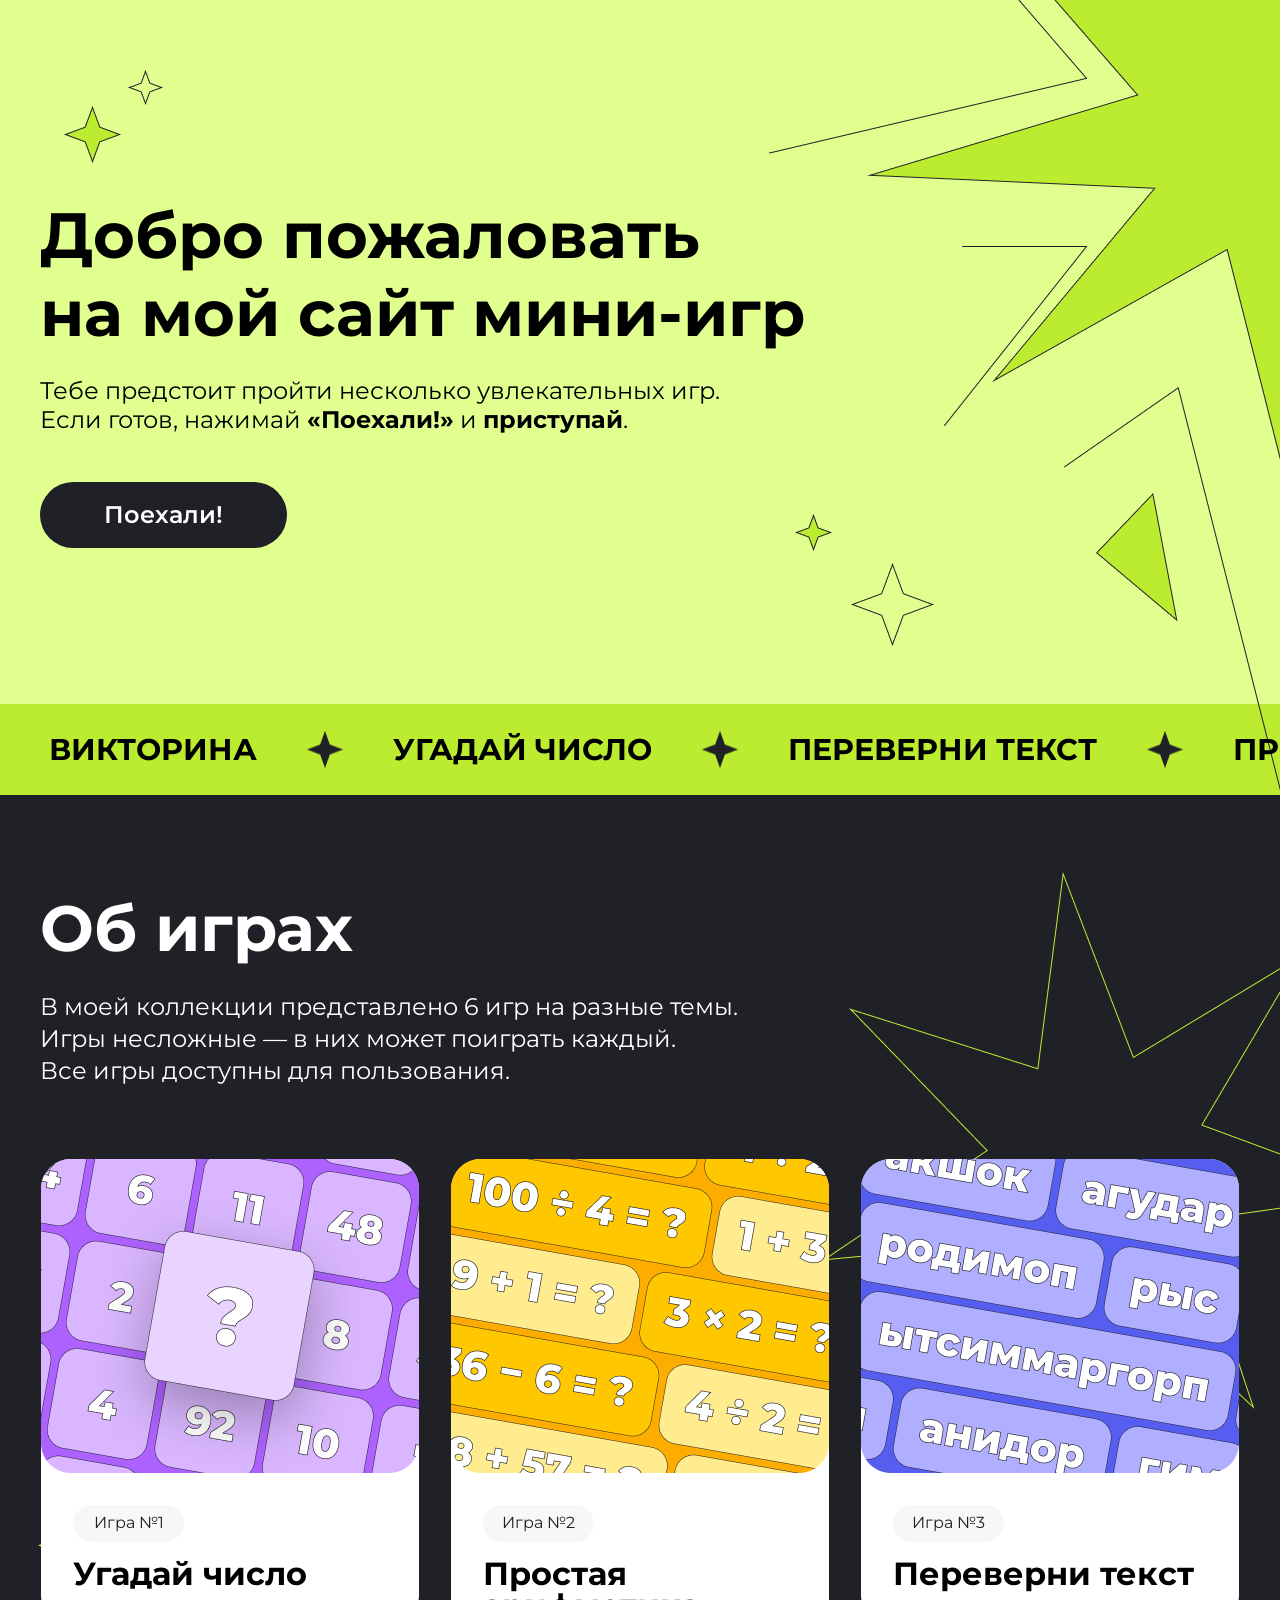
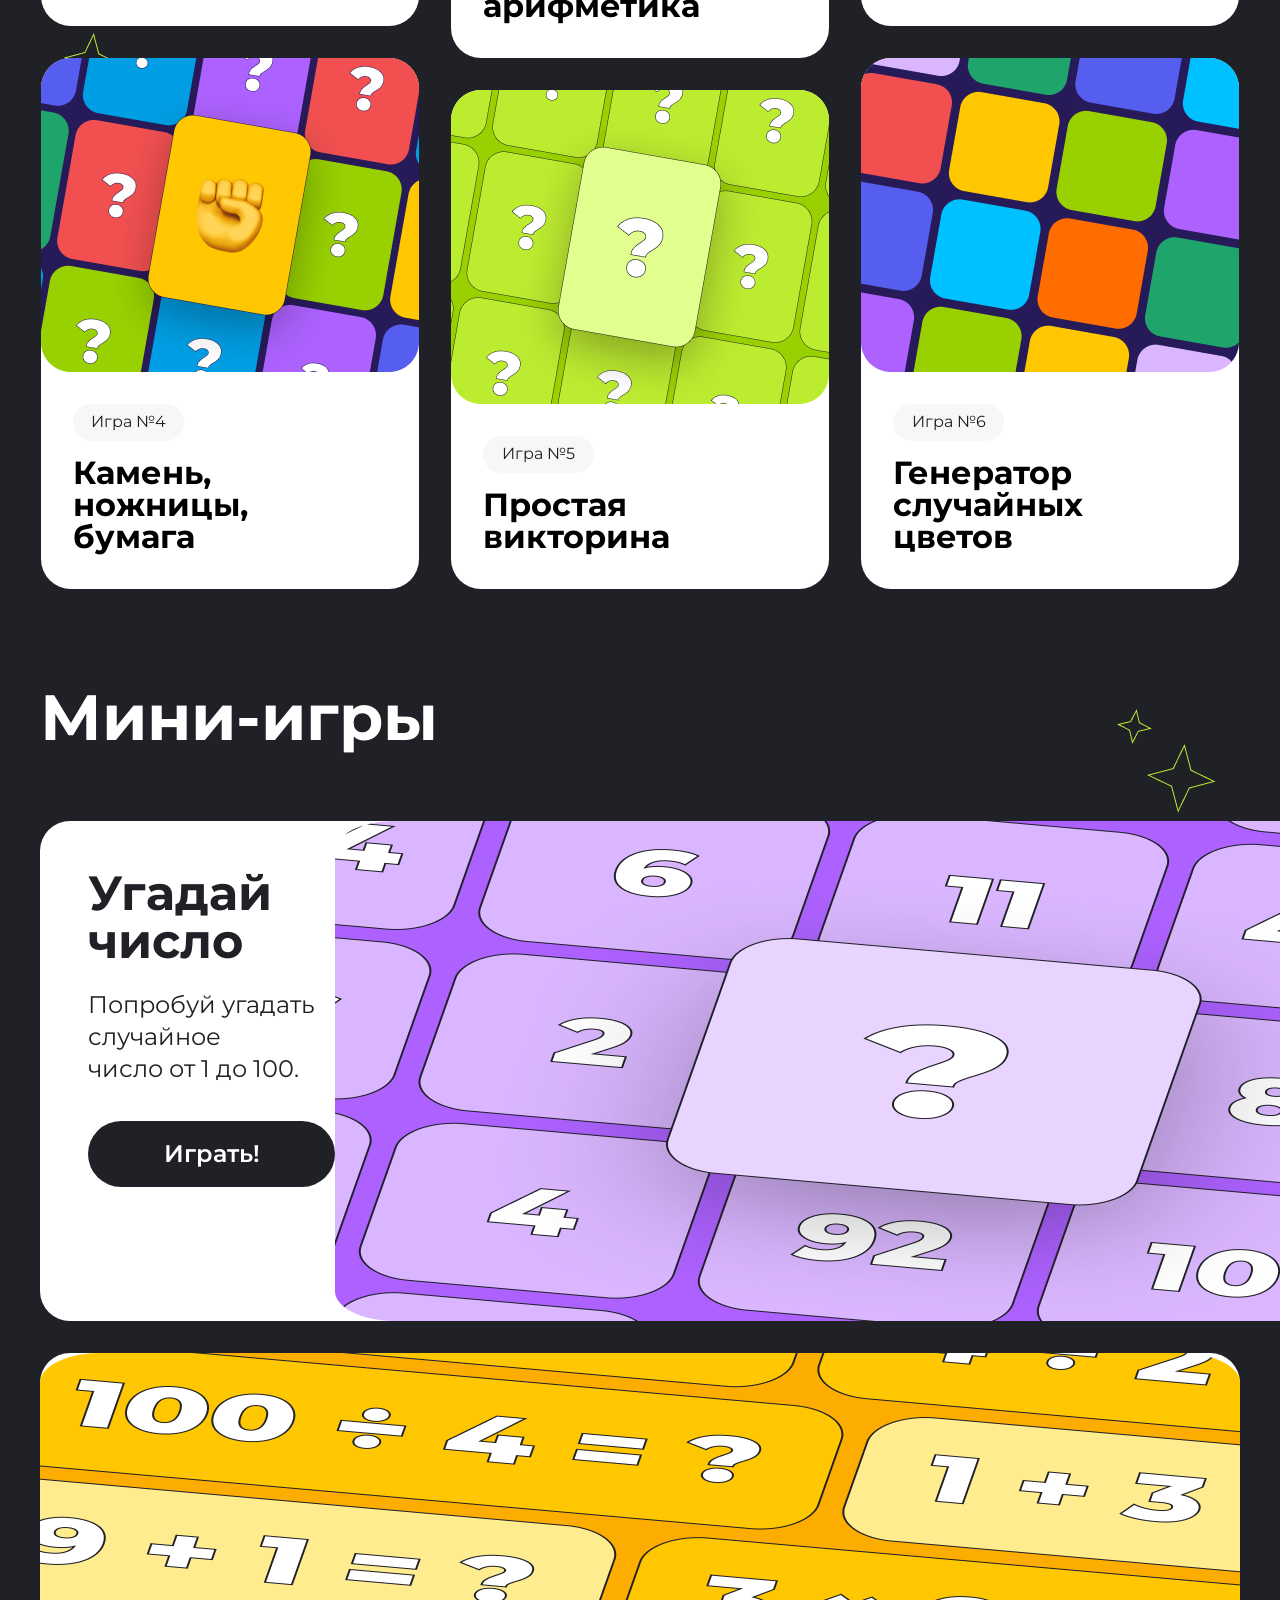
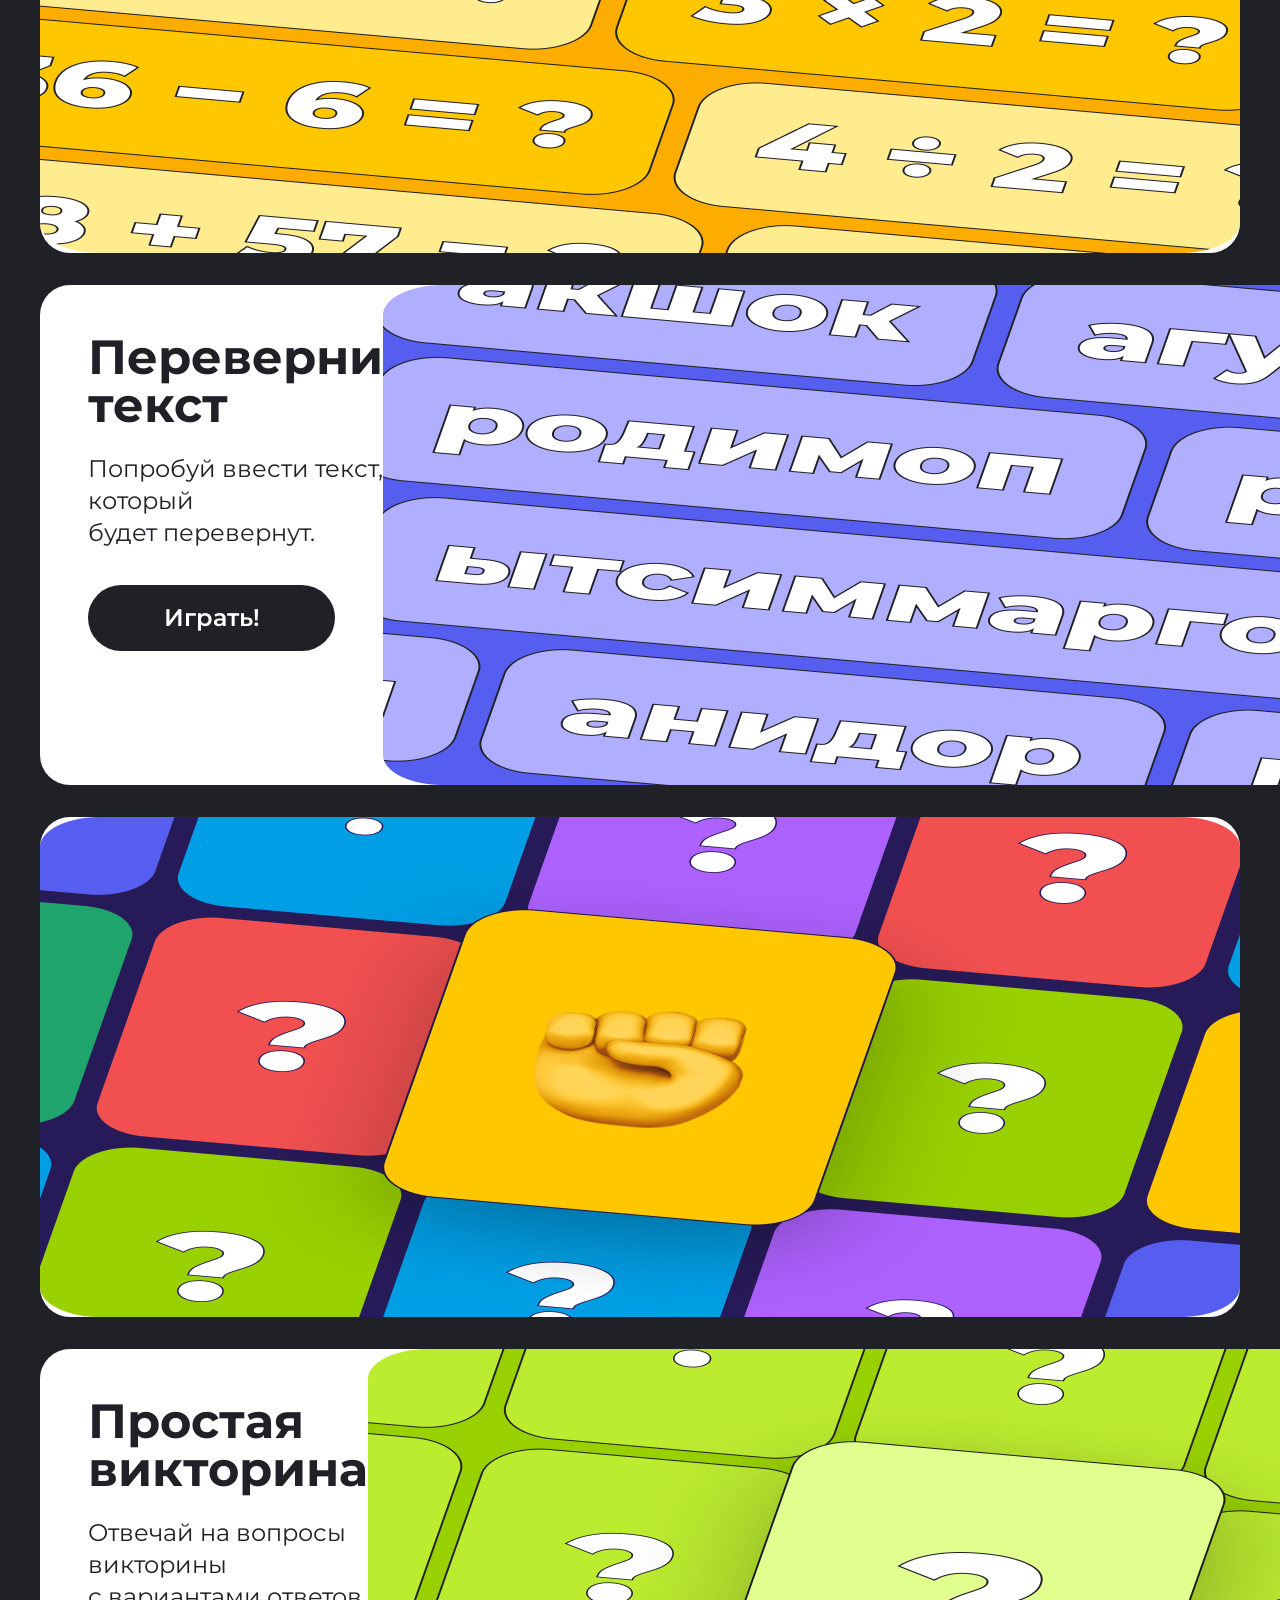
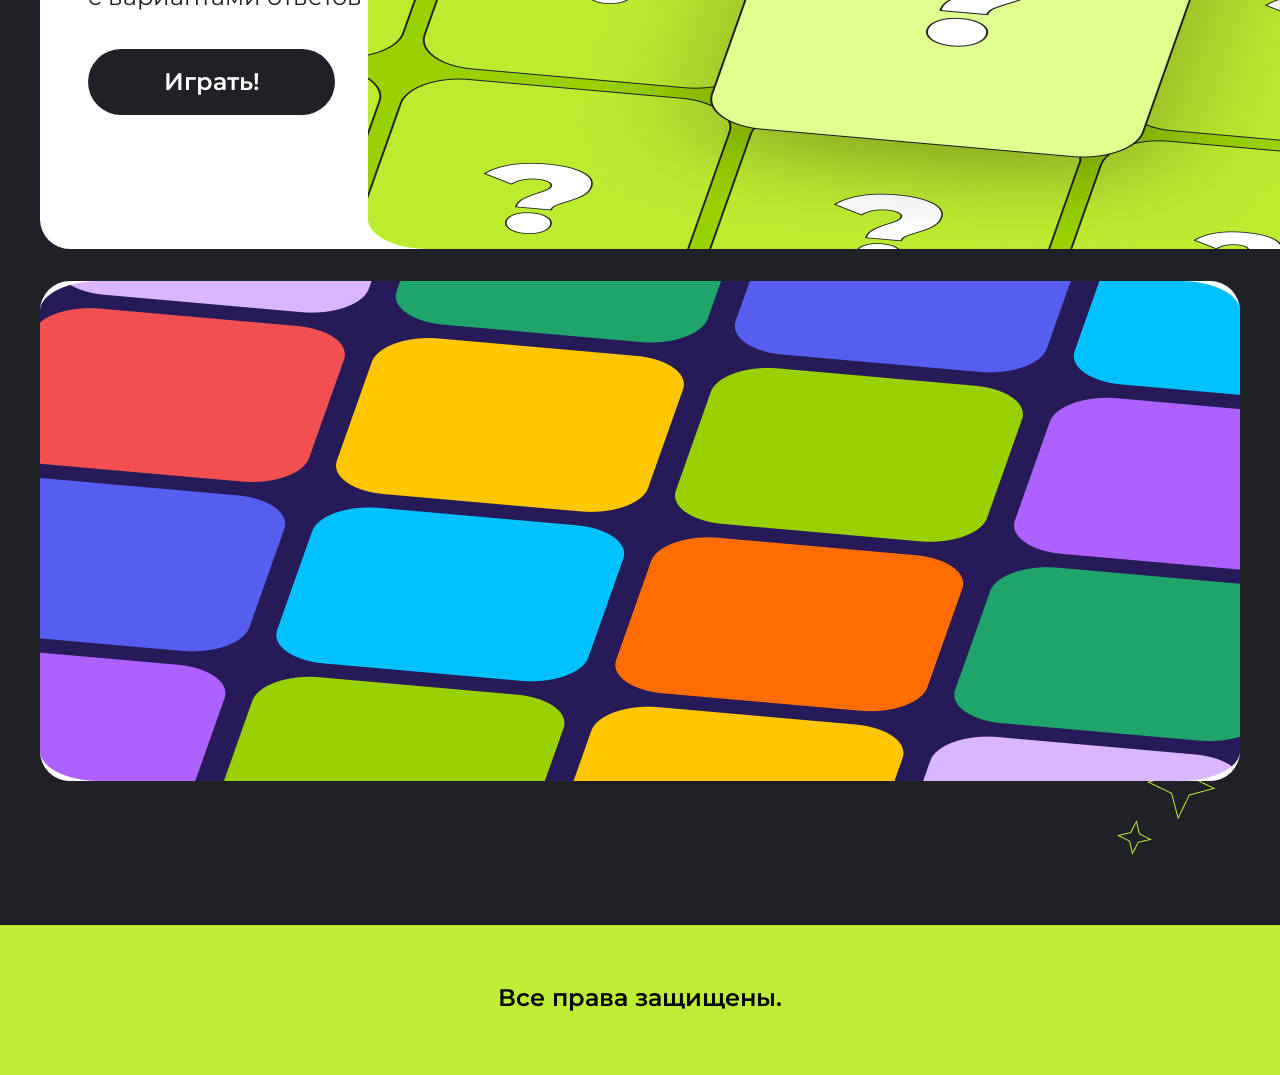
<file: index.html>
<!DOCTYPE html>
<html lang="en">

<head>
    <meta charset="UTF-8">
    <meta name="viewport" content="width=device-width, initial-scale=1.0">
    <title>Homework1</title>
    <link rel="preconnect" href="https://fonts.googleapis.com">
    <link rel="preconnect" href="https://fonts.gstatic.com" crossorigin>
    <link href="https://fonts.googleapis.com/css2?family=Montserrat:ital,wght@0,100..900;1,100..900&display=swap"
        rel="stylesheet">
    <link rel="stylesheet" href="style.css">
</head>

<body>
    <section class="mainheader center">
        <div class="mainheader__bg">
            <img src="./pic/bg_1.png" alt="bg_1" class="mainheader__bg1">
            <img src="./pic/bg_2.png" alt="bg_2" class="mainheader__bg2">
            <img src="./pic/bg_3.png" alt="bg_3" class="mainheader__bg3">
            <img src="./pic/bg_4.png" alt="bg_4" class="mainheader__bg4">
            <img src="./pic/bg_5.png" alt="bg_5" class="mainheader__bg5">
            <img src="./pic/bg_6.png" alt="bg_6" class="mainheader__bg6">
            <img src="./pic/bg_7.png" alt="bg_7" class="mainheader__bg7">
            <img src="./pic/bg_8.png" alt="bg_8" class="mainheader__bg8">
            <img src="./pic/bg_9.png" alt="bg_9" class="mainheader__bg9">
        </div>
        <div class="mainheader__mobile">
            <img src="./pic/mobile_1.png" alt="mobile_1" class="mainheader__mobile1">
            <img src="./pic/star1.svg" alt="mobile_2" class="mainheader__mobile2">
            <img src="./pic/star2.svg" alt="mobile_3" class="mainheader__mobile3">
            <img src="./pic/star3.svg" alt="mobile_4" class="mainheader__mobile4">
            <img src="./pic/star4.svg" alt="mobile_5" class="mainheader__mobile5">
        </div>
        <div class="mainheader__tablet">
            <img src="./pic/tablet_1.png" alt="tablet_1">
        </div>
        <header class="header">
            <h1 class="header__main">Добро пожаловать<br>на мой сайт мини-игр</h1>
            <p class="header__desc">Тебе предстоит пройти несколько увлекательных игр. <br> Если готов, нажимай
                <b>«Поехали!»</b> и
                <b>приступай</b>.
            </p>
            <p class="header__desc-mobile">Тебе предстоит пройти несколько увлекательных игр. Если готов, <br> нажимай
                <b>«Поехали!»</b> и <b>приступай</b>.
            </p>
            <a href="#about-games">
                <button class="header__button">Поехали!</button>
            </a>
        </header>
    </section>
    <div class="scroll-wrapper">
        <div class="scroll-content">
            <div class="scroll-item">ВИКТОРИНА</div>
            <img src="./pic/star.png" alt="star" class="scroll-star">
            <img src="./pic/ministar.png" alt="ministar" class="ministar">
            <div class="scroll-item">УГАДАЙ ЧИСЛО</div>
            <img src="./pic/star.png" alt="star" class="scroll-star">
            <img src="./pic/ministar.png" alt="ministar" class="ministar">
            <div class="scroll-item">ПЕРЕВЕРНИ ТЕКСТ</div>
            <img src="./pic/star.png" alt="star" class="scroll-star">
            <img src="./pic/ministar.png" alt="ministar" class="ministar">
            <div class="scroll-item">ПРОСТАЯ АРИФМЕТИКА</div>
            <img src="./pic/star.png" alt="star" class="scroll-star">
            <img src="./pic/ministar.png" alt="ministar" class="ministar">
            <div class="scroll-item">КАМЕНЬ, НОЖНИЦЫ, БУМАГА</div>
            <img src="./pic/star.png" alt="star" class="scroll-star">
            <img src="./pic/ministar.png" alt="ministar" class="ministar">
            <div class="scroll-item">ГЕНЕРАТОР СЛУЧАЙНЫХ ЦВЕТОВ</div>
            <img src="./pic/star.png" alt="star" class="scroll-star">
            <img src="./pic/ministar.png" alt="ministar" class="ministar">
        </div>
    </div>
    <section class="about-games center" id="about-games">
        <img src="./pic/ag_1.png" alt="ag_1" class="ag_bg1">
        <img src="./pic/ag_2.png" alt="ag_2" class="ag_bg2">
        <img src="./pic/ag_3.png" alt="ag_3" class="ag_bg3">
        <h1 class="about-games__heading">Об играх</h1>
        <h1 class="about-games__mobile">Мини-игры</h1>
        <p class="about-games__desc">В моей коллекции представлено 6 игр на разные темы. <br>Игры несложные — в них
            может
            поиграть каждый.
            <br>Все игры доступны для пользования.
        </p>
        <section class="about-games__cards">
            <section class="about-games__first">
                <a href="#minigame-1" class="about-games__card">
                    <img src="./pic/card1.png" alt="card1" class="about-games__img">
                    <p class="about-games__number">Игра №1</p>
                    <h3 class="about-games__name">Угадай число</h3>
                    <p class="about-games__mobile-desc">Попробуй угадать случайное <br>число от 1 до 100.</p>
                    <button class="about-games__button">Играть!</button>
                </a>
                <a href="#minigame-2" class="about-games__card">
                    <img src="./pic/card2.png" alt="card2" class="about-games__img">
                    <p class="about-games__number">Игра №2</p>
                    <h3 class="about-games__name">Простая арифметика</h3>
                    <p class="about-games__mobile-desc">Попробуй решить простые арифметические задачи.</p>
                    <button class="about-games__button">Играть!</button>
                </a>
                <a href="#minigame-3" class="about-games__card">
                    <img src="./pic/card3.png" alt="card3" class="about-games__img">
                    <p class="about-games__number">Игра №3</p>
                    <h3 class="about-games__name">Переверни текст</h3>
                    <p class="about-games__mobile-desc">Попробуй ввести текст, который будет перевернут.</p>
                    <button class="about-games__button">Играть!</button>
                </a>
            </section>
            <section class="about-games__second">
                <a href="#minigame-4" class="about-games__card">
                    <img src="./pic/card4.png" alt="card4" class="about-games__img">
                    <p class="about-games__number">Игра №4</p>
                    <h3 class="about-games__name">Камень, ножницы, <br>бумага</h3>
                    <p class="about-games__mobile-desc">Сыграй в популярную игру <br> против компьютера.</p>
                    <button class="about-games__button">Играть!</button>
                </a>
                <a href="#minigame-5" class="about-games__card">
                    <img src="./pic/card5.png" alt="card5" class="about-games__img">
                    <p class="about-games__number">Игра №5</p>
                    <h3 class="about-games__name">Простая викторина</h3>
                    <p class="about-games__mobile-desc">Отвечай на вопросы викторины <br>с вариантами ответов.</p>
                    <button class="about-games__button">Играть!</button>
                </a>
                <a href="#minigame-6" class="about-games__card">
                    <img src="./pic/card6.png" alt="card6" class="about-games__img">
                    <p class="about-games__number">Игра №6</p>
                    <h3 class="about-games__name">Генератор случайных цветов</h3>
                    <p class="about-games__mobile-desc">Игра, в которой при клике <br> на кнопку фон страницы <br>
                        меняется на
                        случайный.</p>
                    <button class="about-games__button">Играть!</button>
                </a>
            </section>
        </section>
    </section>
    <section class="minigames center">
        <img src="./pic/mini-bg1.png" alt="mini-bg1" class="minigames__bg1">
        <img src="./pic/mini-bg2.png" alt="mini-bg2" class="minigames__bg2">
        <h1 class="minigames__header">Мини-игры</h1>
        <section class="minigames__cards">
            <div class="minigames__card" id="minigame-1">
                <div class="minigames__desc">
                    <h3 class="minigames__name">Угадай число</h3>
                    <p class="minigames__about">Попробуй угадать случайное <br> число от 1 до 100.</p>
                    <button class="minigames__button" onclick="startGuess()">Играть!</button>
                </div>
                <img src="./pic/mini1.png" alt="mini1" class="minigames__img">
            </div>
            <div class="minigames__card-second" id="minigame-2">
                <img src="./pic/mini2.png" alt="mini2" class="minigames__img">
                <div class="minigames__desc">
                    <h3 class="minigames__name">Простая арифметика</h3>
                    <p class="minigames__about">Попробуй решить простые <br> арифметические задачи.</p>
                    <button class="minigames__button" onclick="startArithmetic()">Играть!</button>
                </div>
            </div>
            <div class="minigames__card" id="minigame-3">
                <div class="minigames__desc">
                    <h3 class="minigames__name">Переверни текст</h3>
                    <p class="minigames__about">Попробуй ввести текст, который <br> будет перевернут.</p>
                    <button class="minigames__button" onclick="startReverseText()">Играть!</button>
                </div>
                <img src="./pic/mini3.png" alt="mini3" class="minigames__img">
            </div>
            <div class="minigames__card-second" id="minigame-4">
                <img src="./pic/mini4.png" alt="mini4" class="minigames__img">
                <div class="minigames__desc">
                    <h3 class="minigames__name">Камень, <br> ножницы, <br> бумага</h3>
                    <p class="minigames__about">Сыграй в популярную игру <br> против компьютера.</p>
                    <button class="minigames__button" onclick="startRPS()">Играть!</button>
                </div>
            </div>
            <div class="minigames__card" id="minigame-5">
                <div class="minigames__desc">
                    <h3 class="minigames__name">Простая <br> викторина</h3>
                    <p class="minigames__about">Отвечай на вопросы викторины <br> с вариантами ответов</p>
                    <button class="minigames__button" onclick="startQuiz()">Играть!</button>
                </div>
                <img src="./pic/mini5.png" alt="mini5" class="minigames__img">
            </div>
            <div class="minigames__card-second" id="minigame-6">
                <img src="./pic/mini6.png" alt="mini6" class="minigames__img">
                <div class="minigames__desc">
                    <h3 class="minigames__name">Генератор <br> случайных <br> цветов</h3>
                    <p class="minigames__about">Игра, в которой при клике на кнопку <br> фон страницы меняется на
                        случайный.</p>
                    <button class="minigames__button" onclick="startColorGenerator()"">Играть!</button>
                </div>
            </div>
            <img src="./pic/mini-bg1.png" alt="mini-bg1" class="minigames__bg3">
            <img src="./pic/mini-bg2.png" alt="mini-bg2" class="minigames__bg4">
        </section>
    </section>
    <footer class="footer center">
        <p class="footer__text">Все права защищены.</p>
    </footer>
    <script src="games/arithmetic.js"></script>
    <script src="games/guessNumber.js"></script>
    <script src="games/reverseText.js"></script>
    <script src="games/victorina.js"></script>
    <script src="games/rps.js"></script>
    <script src="games/colorGenerator.js"></script>
</body>

</html>
</file>
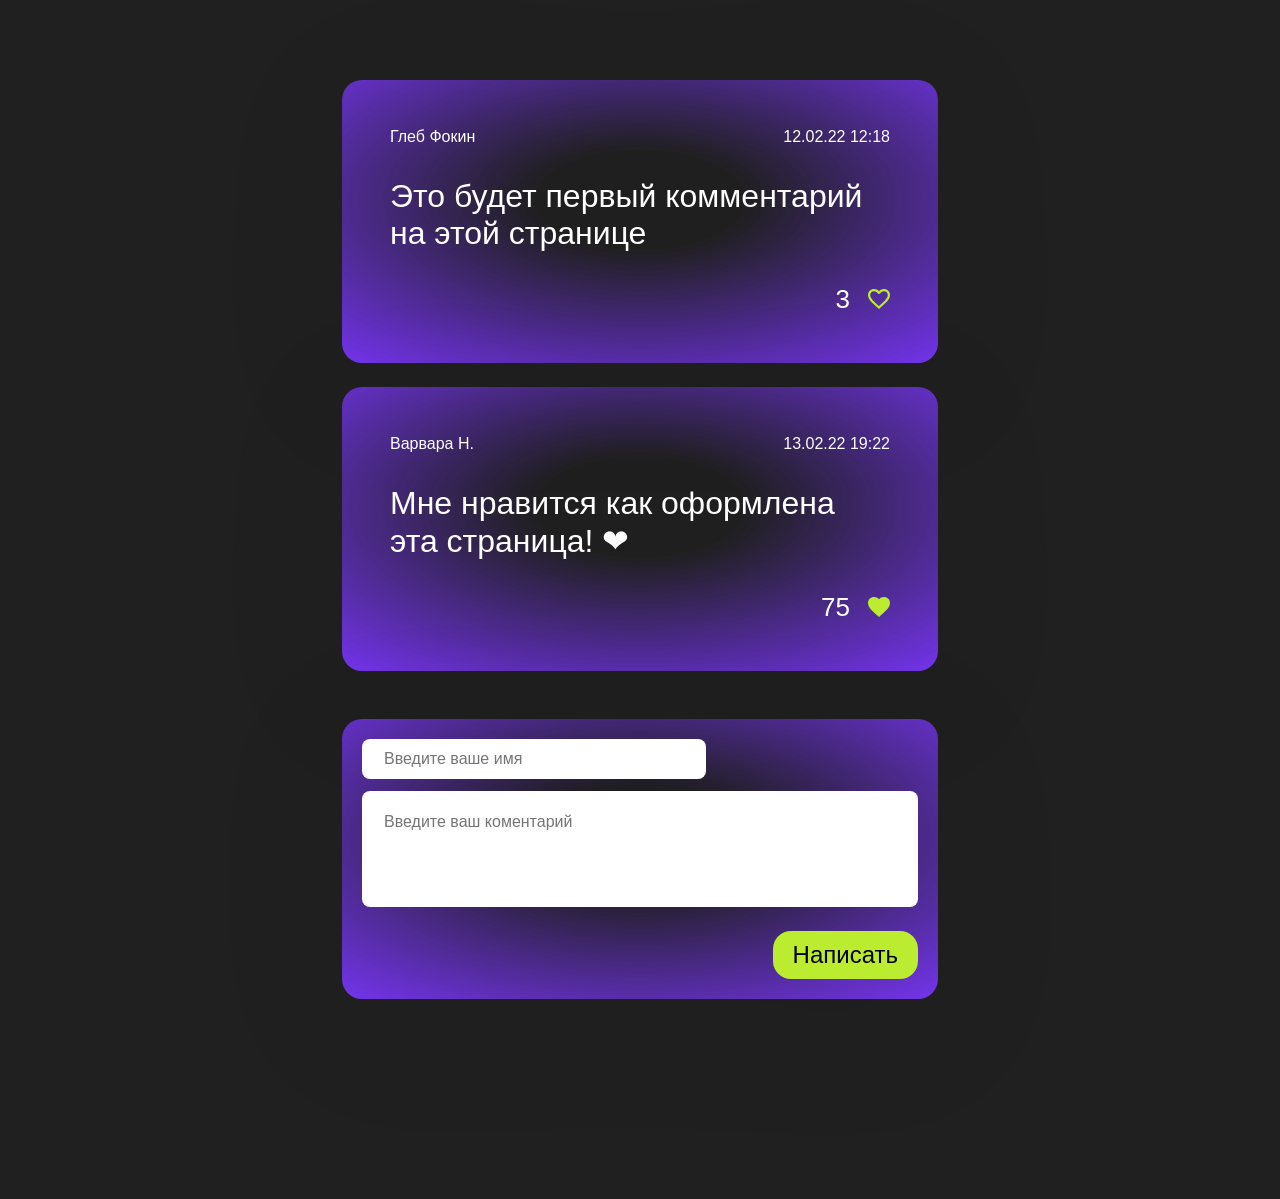
<file: 2nd course/index.html>
<!DOCTYPE html>
<html>

<head>
  <title>Проект "Комменты"</title>
  <meta charset="utf-8" />
  <link rel="stylesheet" href="styles.css" />
</head>

<body>
  <div class="container">
    <ul class="comments">
      <li class="comment">
        <div class="comment-header">
          <div>Глеб Фокин</div>
          <div>12.02.22 12:18</div>
        </div>
        <div class="comment-body">
          <div class="comment-text">
            Это будет первый комментарий на этой странице
          </div>
        </div>
        <div class="comment-footer">
          <div class="likes">
            <span class="likes-counter">3</span>
            <button class="like-button"></button>
          </div>
        </div>
      </li>
      <li class="comment">
        <div class="comment-header">
          <div>Варвара Н.</div>
          <div>13.02.22 19:22</div>
        </div>
        <div class="comment-body">
          <div class="comment-text">
            Мне нравится как оформлена эта страница! ❤
          </div>
        </div>
        <div class="comment-footer">
          <div class="likes">
            <span class="likes-counter">75</span>
            <button class="like-button -active-like"></button>
          </div>
        </div>
      </li>
    </ul>
    <div class="add-form">
      <input type="text" class="add-form-name" placeholder="Введите ваше имя" />
      <textarea type="textarea" class="add-form-text" placeholder="Введите ваш коментарий" rows="4"></textarea>
      <div class="add-form-row">
        <button class="add-form-button">Написать</button>
      </div>
    </div>
  </div>
</body>

<script>
  const nameInput = document.querySelector('.add-form-name');
  const commentInput = document.querySelector('.add-form-text');
  const addButton = document.querySelector('.add-form-button');
  const commentList = document.querySelector('.comments');

  function getDate() {
    const now = new Date();
    const day = String(now.getDate()).padStart(2, '0');
    const month = String(now.getMonth() + 1).padStart(2, '0');
    const year = String(now.getFullYear()).slice(-2);
    const hours = String(now.getHours()).padStart(2, '0');
    const minutes = String(now.getMinutes()).padStart(2, '0');
    return `${day}.${month}.${year} ${hours}:${minutes}`;
  }

  addButton.addEventListener('click', function () {
    const name = nameInput.value;
    const comment = commentInput.value;

    const newComment = `
    <li class="comment">
      <div class="comment-header">
        <div>${name}</div>
        <div>${getDate()}</div>
      </div>
      <div class="comment-body">
        <div class="comment-text">
          ${comment}
        </div>
      </div>
      <div class="comment-footer">
        <div class="likes">
          <span class="likes-counter">0</span>
          <button class="like-button"></button>
        </div>
      </div>
    </li>
  `;

    commentList.innerHTML = commentList.innerHTML + newComment;

    nameInput.value = '';
    commentInput.value = '';
  });
</script>

</html>
</file>
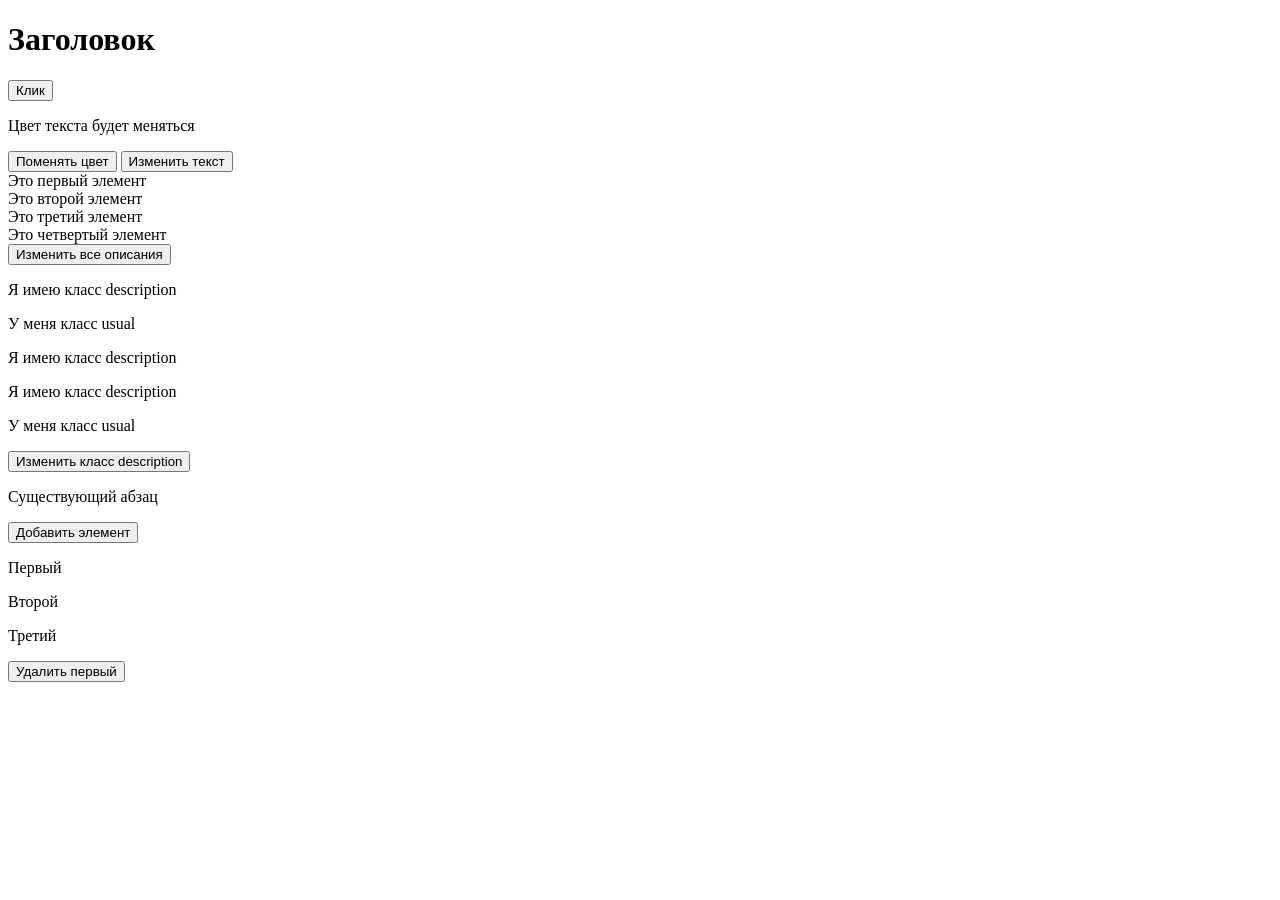
<file: hw-9.html>
<!DOCTYPE html>
<html lang="en">

<head>
    <meta charset="UTF-8">
    <meta name="viewport" content="width=device-width, initial-scale=1.0">
    <title>Document</title>
</head>

<body>
    <!-- ЗАДАНИЕ 1 -->
    <h1>Заголовок</h1>
    <button id="button">Клик</button>

    <!-- ЗАДАНИЕ 2 -->
    <p id="colorParagraph">Цвет текста будет меняться</p>
    <button id="colorButton" class="btn-color">Поменять цвет</button>

    <!-- ЗАДАНИЕ 3 -->
    <button id="changeTextButton" class="btn-change-text">Изменить текст</button>

    <!-- ЗАДАНИЕ 4 -->
    <div class="description_4">Это первый элемент</div>
    <div class="description_4">Это второй элемент</div>
    <div class="description_4">Это третий элемент</div>
    <div class="description_4">Это четвертый элемент</div>
    <button id="changeButton">Изменить все описания</button>

    <!-- ЗАДАНИЕ 5  -->
    <p class="description">Я имею класс description</p>
    <p class="usual">У меня класс usual</p>
    <p class="description">Я имею класс description</p>
    <p class="description">Я имею класс description</p>
    <p class="usual">У меня класс usual</p>
    <button id="changeAllDescriptionButton" class="btn-change-all-description">Изменить класс description</button>

    <!-- ЗАДАНИЕ 6 -->
    <div id="containerForNewElements">
        <p class="new-paragraph">Существующий абзац</p>
    </div>
    <button id="addElementButton">Добавить элемент</button>

    <!-- ЗАДАНИЕ 7 -->
    <div id="containerForNewElements">
        <p class="description_7">Первый</p>
        <p class="description_7">Второй</p>
        <p class="description_7">Третий</p>
    </div>
    <button id="removeButton">Удалить первый</button>

    <script>
        // ЗАДАНИЕ 1
        const header = document.querySelector('h1');
        const button1 = document.querySelector('#button');

        button1.addEventListener('click', function () {
            // Проверяем, скрыт ли заголовок
            if (header.style.display === 'none') {
                header.style.display = 'block';
                button1.textContent = 'Скрыть';
            } else {
                header.style.display = 'none';
                button1.textContent = 'Показать';
            }
        });

        // ЗАДАНИЕ 2
        const paragraph = document.getElementById('colorParagraph');
        const colorButton = document.getElementById('colorButton');

        colorButton.addEventListener('click', function () {
            paragraph.style.color = 'blue';
        });


        // ЗАДАНИЕ 3
        const changeTextButton = document.getElementById('changeTextButton');
        let originalText = header.textContent;

        changeTextButton.addEventListener('click', function () {
            header.textContent = 'Привет, мир!';
        });

        // ЗАДАНИЕ 4
        const changeButton = document.getElementById('changeButton');

        changeButton.addEventListener('click', function () {
            const descriptions = document.querySelectorAll('.description_4');

            descriptions.forEach(function (el) {
                el.textContent = 'Измененный текст';
            });
        });

        // ЗАДАНИЕ 5
        const changeAllDescButton = document.getElementById('changeAllDescriptionButton');

        const allDescriptionElements = document.querySelectorAll('.description');
        const originalAllDescriptions = [];

        allDescriptionElements.forEach(function (el) {
            originalAllDescriptions.push(el.textContent);
        });

        changeAllDescButton.addEventListener('click', function () {
            const items = document.querySelectorAll('.description');

            items.forEach(function (item) {
                item.textContent = 'Новый текст';
            });
        });

        // ЗАДАНИЕ 6
        const container6 = document.getElementById('containerForNewElements');
        const addButton = document.getElementById('addElementButton');

        addButton.addEventListener('click', function () {
            const newParagraph = document.createElement('p');

            newParagraph.className = 'new-paragraph';
            newParagraph.textContent = 'Новый абзац';

            container6.appendChild(newParagraph);
        });

        // ЗАДАНИЕ 7
        const container = document.getElementById('container');
        const button = document.getElementById('removeButton');

        button.addEventListener('click', function () {
            const first = container.querySelector('.description_7');
            if (first) {
                first.remove();
            }
        });
    </script>
</body>

</html>
</file>
<file: style.css>
* {
  margin: 0;
  padding: 0;
  box-sizing: 0;
  font-family: Montserrat;
}

* {
  scroll-behavior: smooth;
}

body {
  overflow-x: hidden;
}

a,
input,
button {
  font-family: Montserrat;
}

a {
  text-decoration: none;
}

.center {
  padding-left: calc(50% - 600px);
  padding-right: calc(50% - 600px);
}

.mainheader {
  background-color: #E1FF8F;
  position: relative;
}

.mainheader__bg1 {
  position: absolute;
  right: 0%;
  z-index: 1;
}

.mainheader__bg2 {
  position: absolute;
  right: 15%;
  z-index: 1;
}

.mainheader__bg3 {
  position: absolute;
  right: 15%;
  top: 35%;
  z-index: 1;
}

.mainheader__bg4 {
  position: absolute;
  right: 0%;
  top: 55%;
  z-index: 1;
}

.mainheader__bg5 {
  position: absolute;
  right: 8%;
  top: 70%;
  z-index: 1;
}

.mainheader__bg6 {
  position: absolute;
  right: 27%;
  top: 80%;
  z-index: 1;
}

.mainheader__bg7 {
  position: absolute;
  right: 35%;
  top: 73%;
  z-index: 1;
}

.mainheader__bg8 {
  position: absolute;
  top: 15%;
  left: 5%;
  z-index: 1;
}

.mainheader__bg9 {
  position: absolute;
  top: 10%;
  left: 10%;
  z-index: 1;
}

.header__main {
  font-weight: 700;
  font-size: 64px;
  padding-top: 196px;
  padding-bottom: 24px;
  z-index: 0;
}
.header__desc {
  font-size: 24px;
  padding-bottom: 48px;
  z-index: 0;
}
.header__button {
  background: #202027;
  border: 1px solid transparent;
  box-sizing: border-box;
  border-radius: 60px;
  width: 247px;
  height: 66px;
  font-size: 24px;
  line-height: 18px;
  color: #FFFFFF;
  margin-bottom: 156px;
  font-weight: 600;
  z-index: 0;
}
.header__button:hover {
  background: white;
  border: 1px solid #000000;
  color: #000000;
  transition: all 0.5s;
}

.scroll-wrapper {
  width: 100%;
  overflow: hidden;
  position: relative;
}

.scroll-content {
  display: flex;
  gap: 50px;
  white-space: nowrap;
  animation: scrollLeft 15s linear infinite;
  width: -moz-max-content;
  width: max-content;
  background-color: #BCEC30;
  z-index: 2;
  padding-top: 27px;
  padding-right: 49px;
  padding-bottom: 27px;
  padding-left: 49px;
}

.scroll-item {
  font-weight: 700;
  font-size: 30px;
  letter-spacing: 4%;
  vertical-align: middle;
  z-index: 2;
}

@keyframes scrollLeft {
  0% {
    transform: translateX(0);
  }
  100% {
    transform: translateX(-50%);
  }
}
.about-games {
  background-color: #202027;
  position: relative;
}
.about-games__first {
  display: flex;
  -moz-column-gap: 32px;
       column-gap: 32px;
  align-items: flex-start;
}
.about-games__second {
  display: flex;
  -moz-column-gap: 32px;
       column-gap: 32px;
  align-items: flex-end;
}
.about-games__heading {
  font-weight: 700;
  font-size: 64px;
  color: #FFFFFF;
  padding-top: 94px;
}
.about-games__desc {
  color: #FFFFFF;
  line-height: 32px;
  font-size: 24px;
  padding-top: 24px;
  padding-bottom: 72px;
}
.about-games__cards {
  display: flex;
  -moz-column-gap: 32px;
       column-gap: 32px;
  flex-wrap: wrap;
  justify-content: center;
  padding-bottom: 50px;
}
.about-games__card {
  width: 378px;
  display: flex;
  flex-direction: column;
  background-color: #FFFFFF;
  box-sizing: border-box;
  border-radius: 30px;
  text-decoration: none;
  z-index: 1;
}
.about-games__card:hover {
  transform: scale(1.08);
  transition: all 0.5s;
}
.about-games__img {
  width: 100%;
}
.about-games__number {
  box-sizing: border-box;
  font-size: 16px;
  background-color: #F7F7F7;
  width: 111px;
  border-radius: 52px;
  display: flex;
  justify-content: center;
  align-items: center;
  padding-top: 8px;
  padding-bottom: 10px;
  margin-top: 32px;
  margin-left: 32px;
  color: #202027;
}
.about-games__name {
  font-weight: 700;
  font-size: 32px;
  line-height: 100%;
  padding-left: 32px;
  padding-bottom: 36px;
  padding-top: 16px;
  padding-right: 32px;
  color: #000000;
}
.about-games .ag_bg1 {
  position: absolute;
  right: 0%;
  top: 77px;
  z-index: 0;
}
.about-games .ag_bg2 {
  position: absolute;
  z-index: 0;
  top: 51%;
  left: 3%;
}
.about-games .ag_bg3 {
  position: absolute;
  z-index: 0;
  top: 58%;
  left: 5%;
}

.minigames {
  background-color: #202027;
  position: relative;
  padding-bottom: 144px;
}
.minigames__bg1 {
  position: absolute;
  right: 5%;
  top: 3%;
}
.minigames__bg2 {
  position: absolute;
  right: 10%;
  top: 2%;
}
.minigames__bg3 {
  position: absolute;
  bottom: 3%;
  right: 5%;
}
.minigames__bg4 {
  position: absolute;
  bottom: 2%;
  right: 10%;
}
.minigames__header {
  font-weight: 700;
  font-size: 64px;
  line-height: 64px;
  vertical-align: middle;
  color: #FFFFFF;
  padding-bottom: 72px;
  padding-top: 46px;
}
.minigames__cards {
  display: flex;
  flex-direction: column;
  row-gap: 32px;
}
.minigames__card {
  display: flex;
  flex-direction: row;
  background-color: #FFFFFF;
  box-sizing: border-box;
  border-radius: 30px;
  text-decoration: none;
  z-index: 1;
  height: 500px;
  justify-content: space-between;
}
.minigames__card-second {
  display: flex;
  flex-direction: row;
  background-color: #FFFFFF;
  box-sizing: border-box;
  border-radius: 30px;
  text-decoration: none;
  z-index: 1;
  height: 500px;
  justify-content: flex-start;
}
.minigames__desc {
  display: flex;
  flex-direction: column;
}
.minigames__name {
  font-weight: 700;
  font-size: 48px;
  line-height: 48px;
  vertical-align: middle;
  color: #202027;
  padding-top: 48px;
  padding-left: 48px;
  padding-bottom: 24px;
}
.minigames__about {
  color: #202027;
  font-weight: 400;
  font-size: 24px;
  line-height: 32px;
  vertical-align: middle;
  padding-left: 48px;
  padding-bottom: 36px;
}
.minigames__button {
  background: #202027;
  border: 1px solid transparent;
  box-sizing: border-box;
  border-radius: 60px;
  width: 247px;
  height: 66px;
  font-size: 24px;
  line-height: 18px;
  color: #FFFFFF;
  font-weight: 600;
  margin-left: 48px;
}
.minigames__button:hover {
  background: white;
  border: 1px solid #000000;
  color: #000000;
  transition: all 0.5s;
}

.footer {
  background-color: #BDED35;
  height: 150px;
}
.footer__text {
  font-weight: 600;
  font-size: 24px;
  line-height: 24px;
  letter-spacing: 0px;
  text-align: center;
  vertical-align: middle;
  padding-top: 61px;
  padding-bottom: 60px;
}

@media (min-width: 768px) {
  .mainheader__mobile {
    display: none;
  }
  .mainheader__tablet {
    display: none;
  }
  .about-games__mobile {
    display: none;
  }
  .about-games__mobile-desc {
    display: none;
  }
  .about-games__button {
    display: none;
  }
  .header__desc-mobile {
    display: none;
  }
  .ministar {
    display: none;
  }
}
@media (max-width: 767px) {
  .center {
    padding-left: 16px;
    padding-right: 16px;
  }
  .mainheader {
    background-color: #E1FF8F;
    position: relative;
  }
  .mainheader__tablet {
    display: none;
  }
  .mainheader__mobile1 {
    right: 0%;
    position: absolute;
  }
  .mainheader__bg {
    display: none;
  }
  .mainheader__mobile2 {
    position: absolute;
    top: 8%;
    left: 20%;
  }
  .mainheader__mobile3 {
    position: absolute;
    top: 15%;
    left: 10%;
  }
  .mainheader__mobile4 {
    position: absolute;
    bottom: 15%;
    right: 25%;
  }
  .mainheader__mobile5 {
    position: absolute;
    bottom: 5%;
    right: 15%;
  }
  .header {
    display: flex;
    flex-direction: column;
    align-items: center;
  }
  .header__main {
    font-weight: 700;
    font-size: 40px;
    line-height: 49px;
    text-align: center;
    vertical-align: middle;
    padding-top: 147px;
    z-index: 1;
  }
  .header__desc {
    display: none;
  }
  .header__desc-mobile {
    font-weight: 400;
    font-size: 16px;
    line-height: 20px;
    text-align: center;
    vertical-align: middle;
    padding-bottom: 36px;
  }
  .header__button {
    background: #202027;
    border: 1px solid transparent;
    box-sizing: border-box;
    border-radius: 60px;
    width: 285px;
    height: 55px;
    font-size: 16px;
    line-height: 18px;
    color: #FFFFFF;
    margin-bottom: 180px;
    font-weight: 600;
    z-index: 1;
  }
  .scroll-content {
    display: flex;
    gap: 50px;
    white-space: nowrap;
    animation: scrollLeft 15s linear infinite;
    width: -moz-max-content;
    width: max-content;
    background-color: #BCEC30;
    z-index: 2;
    padding-top: 16px;
    padding-right: 24px;
    padding-bottom: 16px;
    padding-left: 24px;
    align-items: center;
  }
  .scroll-item {
    font-weight: 700;
    font-style: Bold;
    font-size: 16px;
    letter-spacing: 4%;
    text-transform: uppercase;
  }
  .scroll-star {
    display: none;
  }
  .ag_bg1 {
    display: none;
  }
  .ag_bg2 {
    display: none;
  }
  .ag_bg3 {
    display: none;
  }
  .about-games__heading {
    display: none;
  }
  .about-games__desc {
    display: none;
  }
  .about-games__mobile {
    font-weight: 700;
    font-size: 40px;
    color: #FFFFFF;
    padding-top: 48px;
    padding-bottom: 48px;
  }
  .about-games__mobile-desc {
    font-size: 16px;
    color: black;
    padding-left: 32px;
    padding-bottom: 120px;
    line-height: 20px;
  }
  .about-games__first {
    display: flex;
    flex-direction: column;
    gap: 24px;
    padding-bottom: 24px;
    align-items: center;
  }
  .about-games__second {
    display: flex;
    flex-direction: column;
    gap: 24px;
    align-items: center;
  }
  .about-games__card {
    width: 343px;
    z-index: 1;
    position: relative;
  }
  .about-games__card:hover {
    transform: scale(1.08);
    transition: all 0.5s;
  }
  .about-games__cards {
    padding-bottom: 10px;
  }
  .about-games__button {
    z-index: 2;
    position: absolute;
    bottom: 32px;
    left: 30px;
    background: #202027;
    border: 1px solid transparent;
    box-sizing: border-box;
    border-radius: 60px;
    width: 285px;
    height: 55px;
    font-size: 16px;
    line-height: 18px;
    color: #FFFFFF;
    font-weight: 600;
  }
  .about-games__number {
    display: none;
  }
  .about-games__name {
    padding-top: 30px;
    padding-bottom: 16px;
  }
  .minigames {
    display: none;
  }
  .about-games__cards {
    padding-bottom: 48px;
  }
  .footer {
    height: 100px;
  }
  .footer__text {
    font-weight: 600;
    font-size: 16px;
    line-height: 16px;
    text-align: center;
    vertical-align: middle;
    padding-top: 40px;
    padding-bottom: 40px;
  }
}
@media (min-width: 768px) and (max-width: 1024px) {
  .center {
    padding-left: 30px;
    padding-right: 30px;
  }
  .mainheader__bg {
    display: none;
  }
  .mainheader__mobile {
    display: block;
  }
  .mainheader__mobile1 {
    position: absolute;
    right: 0;
    top: 0;
    z-index: 1;
    width: 120px;
    height: auto;
  }
  .mainheader__mobile2 {
    position: absolute;
    top: 8%;
    left: 15%;
    z-index: 1;
    width: 80px;
    height: auto;
  }
  .mainheader__mobile3 {
    position: absolute;
    top: 15%;
    left: 5%;
    z-index: 1;
    width: 100px;
    height: auto;
  }
  .mainheader__mobile4 {
    position: absolute;
    bottom: 20%;
    right: 20%;
    z-index: 1;
    width: 90px;
    height: auto;
  }
  .mainheader__mobile5 {
    position: absolute;
    bottom: 10%;
    right: 10%;
    z-index: 1;
    width: 100px;
    height: auto;
  }
  .header {
    display: flex;
    flex-direction: column;
    align-items: center;
    text-align: center;
  }
  .header__main {
    font-size: 48px;
    padding-top: 150px;
    padding-bottom: 20px;
    z-index: 1;
    line-height: 56px;
  }
  .header__desc {
    display: none;
  }
  .header__desc-mobile {
    display: block;
    font-size: 18px;
    line-height: 24px;
    padding-bottom: 36px;
    z-index: 1;
    max-width: 500px;
  }
  .header__button {
    width: 220px;
    height: 55px;
    font-size: 18px;
    margin-bottom: 140px;
    z-index: 1;
  }
  .scroll-content {
    gap: 30px;
    padding: 18px 25px;
  }
  .scroll-item {
    font-size: 18px;
    letter-spacing: 3%;
  }
  .scroll-content img {
    width: 18px;
    height: 18px;
  }
  .scroll-star {
    display: inline;
  }
  .about-games__heading {
    font-size: 48px;
    padding-top: 60px;
    display: block;
  }
  .about-games__mobile {
    display: none;
  }
  .about-games__desc {
    font-size: 18px;
    line-height: 28px;
    padding-top: 18px;
    padding-bottom: 48px;
    display: block;
  }
  .about-games__first {
    display: flex;
    flex-direction: row;
    flex-wrap: wrap;
    justify-content: center;
    gap: 24px;
    padding-bottom: 24px;
  }
  .about-games__second {
    display: flex;
    flex-direction: row;
    flex-wrap: wrap;
    justify-content: center;
    gap: 24px;
  }
  .about-games__card {
    width: 320px;
  }
  .about-games__cards {
    padding-bottom: 40px;
  }
  .about-games__number {
    display: flex;
    font-size: 14px;
    width: 100px;
    margin-top: 24px;
    margin-left: 24px;
    padding-top: 6px;
    padding-bottom: 8px;
  }
  .about-games__name {
    font-size: 24px;
    padding: 12px 24px 28px 24px;
  }
  .about-games__button {
    display: none;
  }
  .about-games__mobile-desc {
    display: none;
  }
  .ag_bg1,
  .ag_bg2,
  .ag_bg3 {
    display: none;
  }
  .minigames {
    display: block;
    padding-bottom: 80px;
  }
  .minigames__header {
    font-size: 48px;
    padding-top: 30px;
    padding-bottom: 50px;
  }
  .minigames__card,
  .minigames__card-second {
    height: 380px;
  }
  .minigames__name {
    font-size: 32px;
    line-height: 36px;
    padding-top: 30px;
    padding-left: 30px;
    padding-bottom: 15px;
  }
  .minigames__about {
    font-size: 18px;
    line-height: 26px;
    padding-left: 30px;
    padding-bottom: 25px;
  }
  .minigames__button {
    width: 200px;
    height: 55px;
    font-size: 18px;
    margin-left: 30px;
  }
  .minigames__img {
    width: 200px;
    height: auto;
    -o-object-fit: cover;
       object-fit: cover;
    border-radius: 30px;
  }
  .minigames__bg1,
  .minigames__bg2,
  .minigames__bg3,
  .minigames__bg4 {
    display: none;
  }
  .footer {
    height: 120px;
  }
  .footer__text {
    font-size: 18px;
    padding-top: 48px;
    padding-bottom: 48px;
  }
}/*# sourceMappingURL=style.css.map */
</file>
<file: 2nd course/styles.css>
body {
    margin: 0;
  }

  .container {
    font-family: Helvetica;
    color: #ffffff;
    display: flex;
    flex-direction: column;
    align-items: center;
    padding-top: 80px;
    padding-bottom: 200px;
    background: #202020;
    min-height: 100vh;
  }

  .comments,
  .comment {
    margin: 0;
    padding: 0;
    list-style: none;
  }

  .comment,
  .add-form {
    width: 596px;
    box-sizing: border-box;
    background: radial-gradient(
      75.42% 75.42% at 50% 42.37%,
      rgba(53, 53, 53, 0) 22.92%,
      #7334ea 100%
    );
    filter: drop-shadow(0px 20px 67px rgba(0, 0, 0, 0.08));
    border-radius: 20px;
  }

  .comments {
    display: flex;
    flex-direction: column;
    gap: 24px;
  }

  .comment {
    padding: 48px;
  }

  .comment-header {
    font-size: 16px;
    display: flex;
    justify-content: space-between;
  }

  .comment-footer {
    display: flex;
    justify-content: flex-end;
  }

  .comment-body {
    margin-top: 32px;
    margin-bottom: 32px;
  }

  .comment-text {
    font-size: 32px;
  }

  .likes {
    display: flex;
    align-items: center;
  }

  .like-button {
    all: unset;
    cursor: pointer;
  }

  .likes-counter {
    font-size: 26px;
    margin-right: 8px;
  }

  .like-button {
    margin-left: 10px;
    background-image: url("data:image/svg+xml,%3Csvg width='22' height='20' viewBox='0 0 22 20' fill='none' xmlns='http://www.w3.org/2000/svg' %3E%3Cpath d='M11.11 16.9482L11 17.0572L10.879 16.9482C5.654 12.2507 2.2 9.14441 2.2 5.99455C2.2 3.81471 3.85 2.17984 6.05 2.17984C7.744 2.17984 9.394 3.26975 9.977 4.75204H12.023C12.606 3.26975 14.256 2.17984 15.95 2.17984C18.15 2.17984 19.8 3.81471 19.8 5.99455C19.8 9.14441 16.346 12.2507 11.11 16.9482ZM15.95 0C14.036 0 12.199 0.882834 11 2.26703C9.801 0.882834 7.964 0 6.05 0C2.662 0 0 2.6267 0 5.99455C0 10.1035 3.74 13.4714 9.405 18.5613L11 20L12.595 18.5613C18.26 13.4714 22 10.1035 22 5.99455C22 2.6267 19.338 0 15.95 0Z' fill='%23BCEC30' /%3E%3C/svg%3E");
    background-repeat: no-repeat;
    width: 22px;
    height: 22px;
  }

  .-active-like {
    background-image: url("data:image/svg+xml,%3Csvg width='22' height='20' viewBox='0 0 22 20' fill='none' xmlns='http://www.w3.org/2000/svg'%3E%3Cpath d='M15.95 0C14.036 0 12.199 0.882834 11 2.26703C9.801 0.882834 7.964 0 6.05 0C2.662 0 0 2.6267 0 5.99455C0 10.1035 3.74 13.4714 9.405 18.5613L11 20L12.595 18.5613C18.26 13.4714 22 10.1035 22 5.99455C22 2.6267 19.338 0 15.95 0Z' fill='%23BCEC30'/%3E%3C/svg%3E");
  }

  .add-form {
    padding: 20px;
    margin-top: 48px;
    display: flex;
    flex-direction: column;
  }

  .add-form-name,
  .add-form-text {
    font-size: 16px;
    font-family: Helvetica;
    border-radius: 8px;
    border: none;
  }

  .add-form-name {
    width: 300px;
    padding: 11px 22px;
  }

  .add-form-text {
    margin-top: 12px;
    padding: 22px;
    resize: none;
  }

  .add-form-row {
    display: flex;
    justify-content: flex-end;
  }

  .add-form-button {
    margin-top: 24px;
    font-size: 24px;
    padding: 10px 20px;
    background-color: #bcec30;
    border: none;
    border-radius: 18px;
    cursor: pointer;
  }

  .add-form-button:hover {
    opacity: 0.9;
  }
</file>
